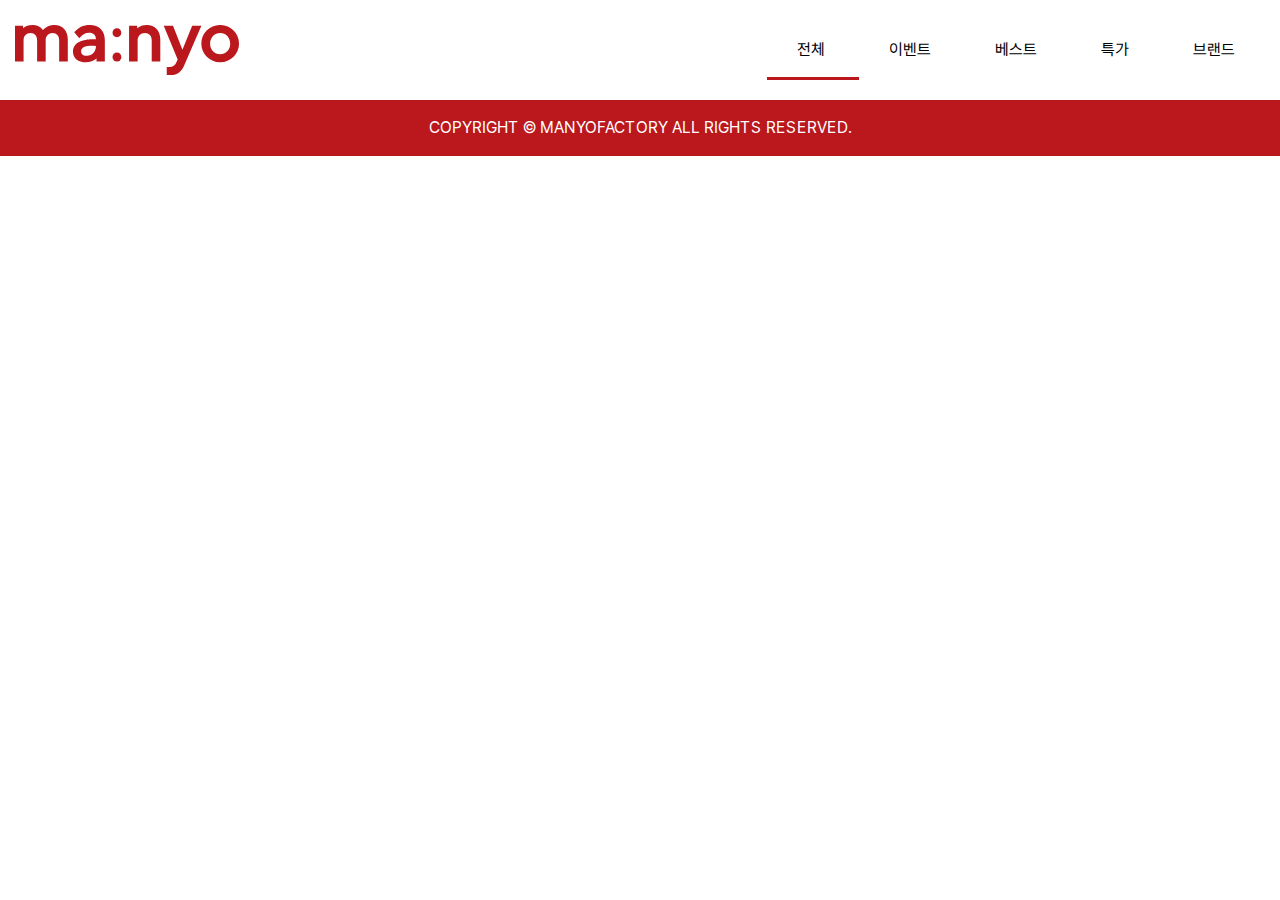
<file: sub/best.html>
<!DOCTYPE html>
<html lang="ko">

<head>
    <meta charset="UTF-8">
    <meta name="viewport" content="width=device-width, initial-scale=1.0">
    <title>마녀공장 베스트</title>
    <link rel="stylesheet" href="css/best.css">
    <script src="../lib/jquery-3.7.0.min.js"></script>
    <script src="js/best.js"></script>
</head>

<body>
    <div id="wrap">
        <!-- header -->
        <header>
            <div class="inner">
                <h1>
                    <a href="#">
                        <img src="../img/마녀공장로고.svg" alt="">
                    </a>
                </h1>

                <nav class="pc">
                    <ul class="gnb">
                        <li class="depth01">
                            <a href="#">전체</a>
                            <ul class="depth02">
                                <li><a href="#">클렌징</a></li>
                                <li><a href="#">스킨,토너,미스트</a></li>
                                <li><a href="#">앰플,에센스</a></li>
                                <li><a href="#">로션,크림,아이크림</a></li>
                                <li><a href="#">선케어</a></li>
                                <li><a href="#">마스크,팩</a></li>
                                <li><a href="#">헤어,바디</a></li>
                                <li><a href="#">립,핸드</a></li>
                            </ul><!-- .depth02 end -->
                        </li><!-- .depth01 end -->

                        <li class="depth01">
                            <a href="#">이벤트</a>
                        </li><!-- .depth01 end -->

                        <li class="depth01">
                            <a href="#">베스트</a>
                            <ul class="depth02">
                                <li><a href="#">피부타입별</a></li>
                                <li><a href="#">카테고리별</a></li>
                                <li><a href="#">라인별</a></li>
                                <li><a href="#">브랜드별</a></li>
                                <li><a href="#">신상품</a></li>
                            </ul><!-- .depth02 end -->
                        </li><!-- .depth01 end -->

                        <li class="depth01">
                            <a href="#">특가</a>
                            <ul class="depth02">
                                <li><a href="#">피부타입별</a></li>
                                <li><a href="#">카테고리별</a></li>
                                <li><a href="#">라인별</a></li>
                                <li><a href="#">브랜드별</a></li>
                                <li><a href="#">신상품</a></li>
                            </ul><!-- .depth02 end -->
                        </li><!-- .depth01 end -->

                        <li class="depth01">
                            <a href="#">브랜드</a>
                            <ul class="depth02">
                                <li><a href="#">브랜드스토리</a></li>
                                <li><a href="#">성분철학</a></li>
                                <li><a href="#">사회공헌</a></li>
                            </ul><!-- .depth02 end -->
                        </li><!-- .depth01 end -->

                    </ul><!-- .gnb end -->
                    <div class="bar">
                        <span>메뉴바</span>
                    </div><!-- .bar end -->
                </nav><!-- .pc end -->

                <div class="mobile menu_open">
                    <img src="../img/menu.png" alt="">
                </div><!-- .menu_open end -->

                <nav class="mobile mobile_gnb">
                    <div class="menu_close">
                        <p>메뉴닫기</p>
                    </div><!-- .menu_close end -->

                    <ul class="gnb">
                        <li class="depth01">
                            <a href="#">전체</a>
                            <ul class="depth02">
                                <li><a href="#">클렌징</a></li>
                                <li><a href="#">스킨,토너,미스트</a></li>
                                <li><a href="#">앰플,에센스</a></li>
                                <li><a href="#">로션,크림,아이크림</a></li>
                                <li><a href="#">선케어</a></li>
                                <li><a href="#">마스크,팩</a></li>
                                <li><a href="#">헤어,바디</a></li>
                                <li><a href="#">립,핸드</a></li>
                            </ul><!-- .depth02 end -->
                        </li><!-- .depth01 end -->

                        <li class="depth01">
                            <a href="#">이벤트</a>
                        </li><!-- .depth01 end -->

                        <li class="depth01">
                            <a href="#">베스트</a>
                            <ul class="depth02">
                                <li><a href="#">피부타입별</a></li>
                                <li><a href="#">카테고리별</a></li>
                                <li><a href="#">라인별</a></li>
                                <li><a href="#">브랜드별</a></li>
                                <li><a href="#">신상품</a></li>
                            </ul><!-- .depth02 end -->
                        </li><!-- .depth01 end -->

                        <li class="depth01">
                            <a href="#">특가</a>
                            <ul class="depth02">
                                <li><a href="#">피부타입별</a></li>
                                <li><a href="#">카테고리별</a></li>
                                <li><a href="#">라인별</a></li>
                                <li><a href="#">브랜드별</a></li>
                                <li><a href="#">신상품</a></li>
                            </ul><!-- .depth02 end -->
                        </li><!-- .depth01 end -->

                        <li class="depth01">
                            <a href="#">브랜드</a>
                            <ul class="depth02">
                                <li><a href="#">브랜드스토리</a></li>
                                <li><a href="#">성분철학</a></li>
                                <li><a href="#">사회공헌</a></li>
                            </ul><!-- .depth02 end -->
                        </li><!-- .depth01 end -->

                    </ul><!-- .gnb end -->
                </nav><!-- .mobile end -->

            </div><!-- .inner end -->
        </header>

        <main>

        </main>

        <!-- footer -->
        <footer>
            <p>COPYRIGHT © MANYOFACTORY ALL RIGHTS RESERVED.</p>
        </footer>

    </div><!-- #wrap -->
</body>

</html>
</file>
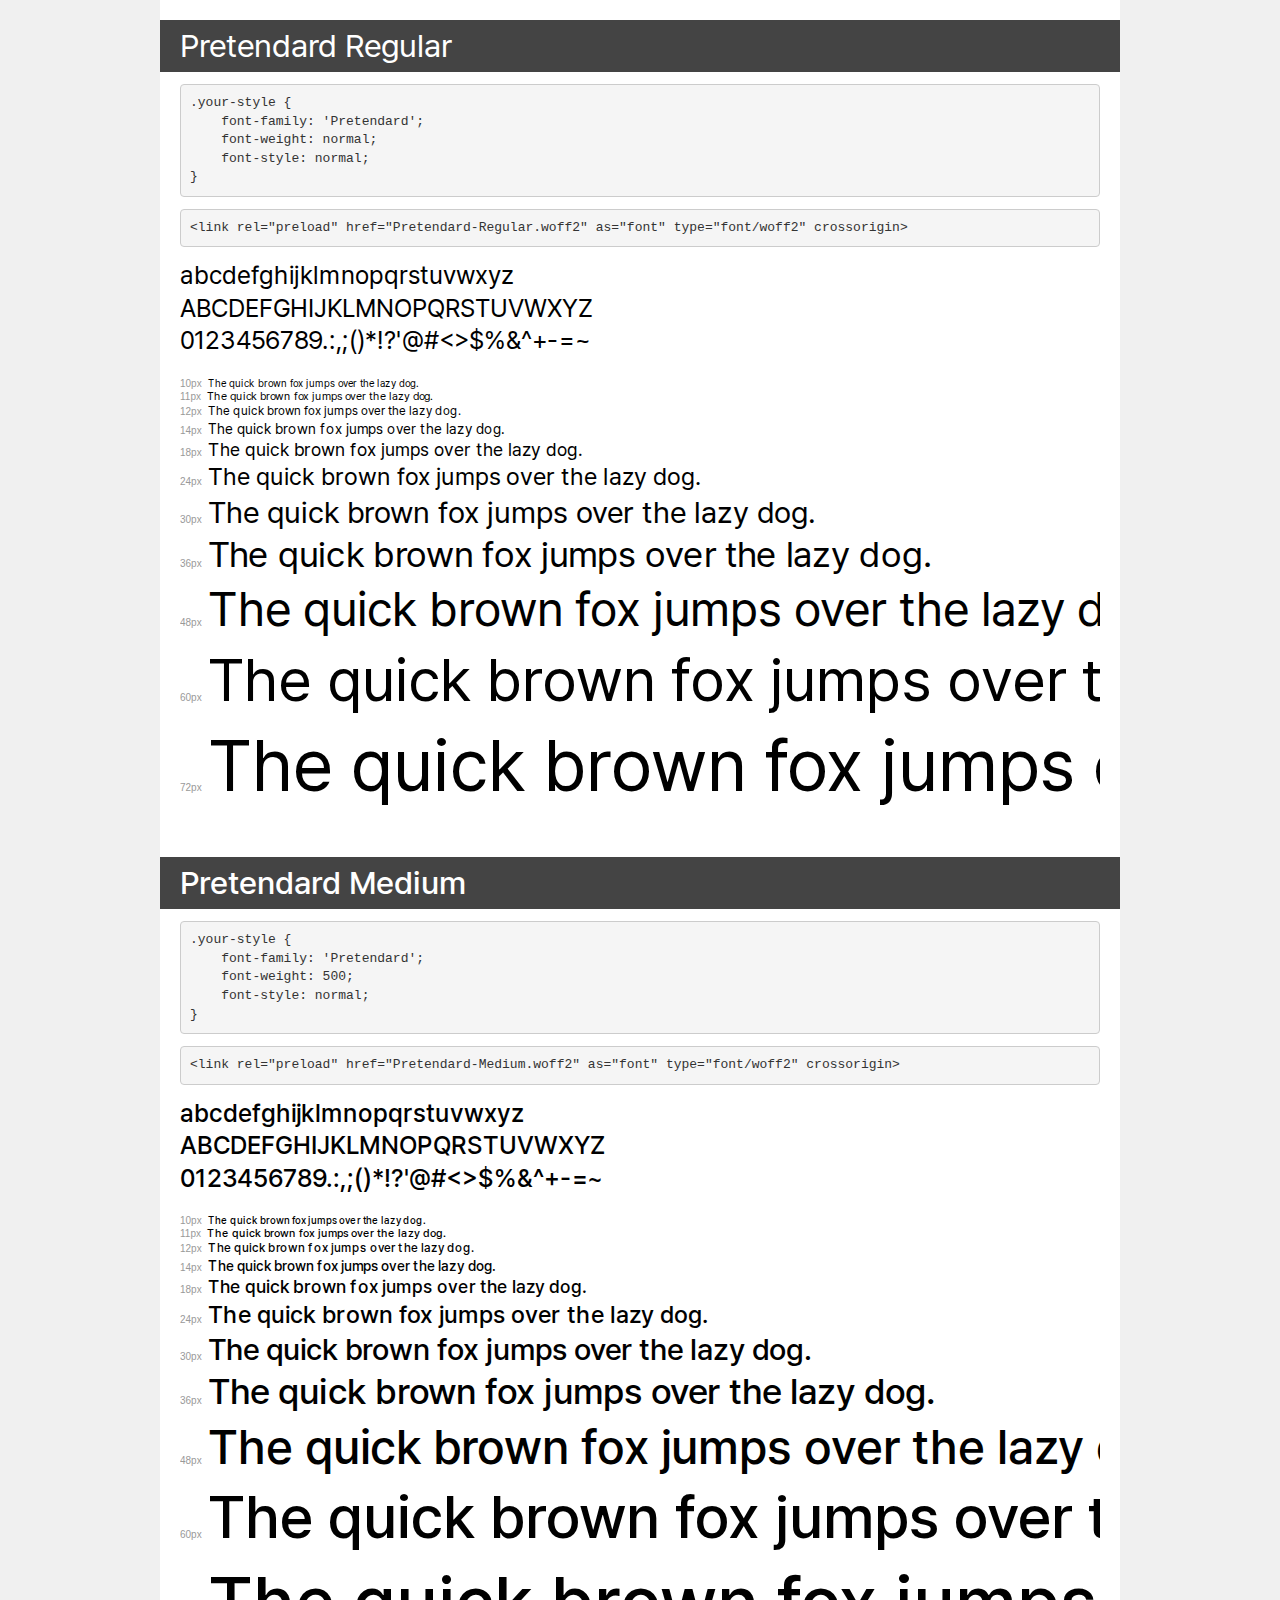
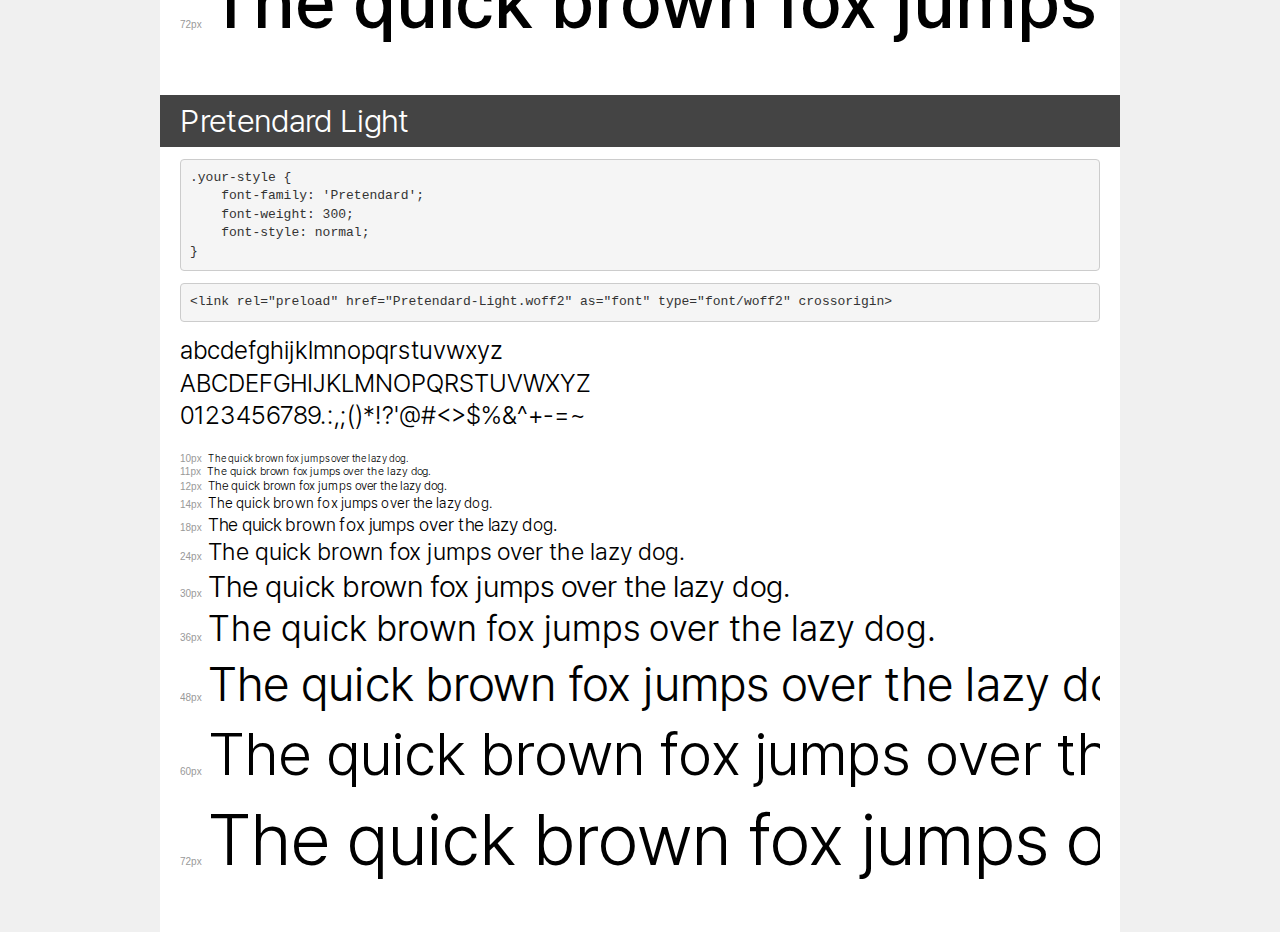
<file: css/font/demo.html>
<!DOCTYPE html>
<html lang="en">
<head>
    <meta charset="utf-8">
    <meta http-equiv="X-UA-Compatible" content="IE=edge">
    <meta name="viewport" content="width=device-width, initial-scale=1">
    <meta name="robots" content="noindex, noarchive">
    <meta name="format-detection" content="telephone=no">
    <title>Transfonter demo</title>
    <link href="stylesheet.css" rel="stylesheet">
    <style>
        /*
        http://meyerweb.com/eric/tools/css/reset/
        v2.0 | 20110126
        License: none (public domain)
        */
        html, body, div, span, applet, object, iframe,
        h1, h2, h3, h4, h5, h6, p, blockquote, pre,
        a, abbr, acronym, address, big, cite, code,
        del, dfn, em, img, ins, kbd, q, s, samp,
        small, strike, strong, sub, sup, tt, var,
        b, u, i, center,
        dl, dt, dd, ol, ul, li,
        fieldset, form, label, legend,
        table, caption, tbody, tfoot, thead, tr, th, td,
        article, aside, canvas, details, embed,
        figure, figcaption, footer, header, hgroup,
        menu, nav, output, ruby, section, summary,
        time, mark, audio, video {
            margin: 0;
            padding: 0;
            border: 0;
            font-size: 100%;
            font: inherit;
            vertical-align: baseline;
        }
        /* HTML5 display-role reset for older browsers */
        article, aside, details, figcaption, figure,
        footer, header, hgroup, menu, nav, section {
            display: block;
        }
        body {
            line-height: 1;
        }
        ol, ul {
            list-style: none;
        }
        blockquote, q {
            quotes: none;
        }
        blockquote:before, blockquote:after,
        q:before, q:after {
            content: '';
            content: none;
        }
        table {
            border-collapse: collapse;
            border-spacing: 0;
        }
        /* demo styles */
        body {
            background: #f0f0f0;
            color: #000;
        }
        .page {
            background: #fff;
            width: 920px;
            margin: 0 auto;
            padding: 20px 20px 0 20px;
            overflow: hidden;
        }
        .font-container {
            overflow-x: auto;
            overflow-y: hidden;
            margin-bottom: 40px;
            line-height: 1.3;
            white-space: nowrap;
            padding-bottom: 5px;
        }
        h1 {
            position: relative;
            background: #444;
            font-size: 32px;
            color: #fff;
            padding: 10px 20px;
            margin: 0 -20px 12px -20px;
        }
        .letters {
            font-size: 25px;
            margin-bottom: 20px;
        }
        .s10:before {
            content: '10px';
        }
        .s11:before {
            content: '11px';
        }
        .s12:before {
            content: '12px';
        }
        .s14:before {
            content: '14px';
        }
        .s18:before {
            content: '18px';
        }
        .s24:before {
            content: '24px';
        }
        .s30:before {
            content: '30px';
        }
        .s36:before {
            content: '36px';
        }
        .s48:before {
            content: '48px';
        }
        .s60:before {
            content: '60px';
        }
        .s72:before {
            content: '72px';
        }
        .s10:before, .s11:before, .s12:before, .s14:before,
        .s18:before, .s24:before, .s30:before, .s36:before,
        .s48:before, .s60:before, .s72:before {
            font-family: Arial, sans-serif;
            font-size: 10px;
            font-weight: normal;
            font-style: normal;
            color: #999;
            padding-right: 6px;
        }
        pre {
            display: block;
            padding: 9px;
            margin: 0 0 12px;
            font-family: Monaco, Menlo, Consolas, "Courier New", monospace;
            font-size: 13px;
            line-height: 1.428571429;
            color: #333;
            font-weight: normal;
            font-style: normal;
            background-color: #f5f5f5;
            border: 1px solid #ccc;
            overflow-x: auto;
            border-radius: 4px;
        }
        /* responsive */
        @media (max-width: 959px) {
            .page {
                width: auto;
                margin: 0;
            }
        }
    </style>
</head>
<body>
<div class="page">
    <div class="demo">
        <h1 style="font-family: 'Pretendard'; font-weight: normal; font-style: normal;">Pretendard Regular</h1>
        <pre title="Usage">.your-style {
    font-family: 'Pretendard';
    font-weight: normal;
    font-style: normal;
}</pre>
        <pre title="Preload (optional)">
&lt;link rel=&quot;preload&quot; href=&quot;Pretendard-Regular.woff2&quot; as=&quot;font&quot; type=&quot;font/woff2&quot; crossorigin&gt;</pre>
        <div class="font-container" style="font-family: 'Pretendard'; font-weight: normal; font-style: normal;">
            <p class="letters">
                abcdefghijklmnopqrstuvwxyz<br>
ABCDEFGHIJKLMNOPQRSTUVWXYZ<br>
                0123456789.:,;()*!?'@#&lt;&gt;$%&^+-=~
            </p>
            <p class="s10" style="font-size: 10px;">The quick brown fox jumps over the lazy dog.</p>
            <p class="s11" style="font-size: 11px;">The quick brown fox jumps over the lazy dog.</p>
            <p class="s12" style="font-size: 12px;">The quick brown fox jumps over the lazy dog.</p>
            <p class="s14" style="font-size: 14px;">The quick brown fox jumps over the lazy dog.</p>
            <p class="s18" style="font-size: 18px;">The quick brown fox jumps over the lazy dog.</p>
            <p class="s24" style="font-size: 24px;">The quick brown fox jumps over the lazy dog.</p>
            <p class="s30" style="font-size: 30px;">The quick brown fox jumps over the lazy dog.</p>
            <p class="s36" style="font-size: 36px;">The quick brown fox jumps over the lazy dog.</p>
            <p class="s48" style="font-size: 48px;">The quick brown fox jumps over the lazy dog.</p>
            <p class="s60" style="font-size: 60px;">The quick brown fox jumps over the lazy dog.</p>
            <p class="s72" style="font-size: 72px;">The quick brown fox jumps over the lazy dog.</p>
        </div>
    </div>

    <div class="demo">
        <h1 style="font-family: 'Pretendard'; font-weight: 500; font-style: normal;">Pretendard Medium</h1>
        <pre title="Usage">.your-style {
    font-family: 'Pretendard';
    font-weight: 500;
    font-style: normal;
}</pre>
        <pre title="Preload (optional)">
&lt;link rel=&quot;preload&quot; href=&quot;Pretendard-Medium.woff2&quot; as=&quot;font&quot; type=&quot;font/woff2&quot; crossorigin&gt;</pre>
        <div class="font-container" style="font-family: 'Pretendard'; font-weight: 500; font-style: normal;">
            <p class="letters">
                abcdefghijklmnopqrstuvwxyz<br>
ABCDEFGHIJKLMNOPQRSTUVWXYZ<br>
                0123456789.:,;()*!?'@#&lt;&gt;$%&^+-=~
            </p>
            <p class="s10" style="font-size: 10px;">The quick brown fox jumps over the lazy dog.</p>
            <p class="s11" style="font-size: 11px;">The quick brown fox jumps over the lazy dog.</p>
            <p class="s12" style="font-size: 12px;">The quick brown fox jumps over the lazy dog.</p>
            <p class="s14" style="font-size: 14px;">The quick brown fox jumps over the lazy dog.</p>
            <p class="s18" style="font-size: 18px;">The quick brown fox jumps over the lazy dog.</p>
            <p class="s24" style="font-size: 24px;">The quick brown fox jumps over the lazy dog.</p>
            <p class="s30" style="font-size: 30px;">The quick brown fox jumps over the lazy dog.</p>
            <p class="s36" style="font-size: 36px;">The quick brown fox jumps over the lazy dog.</p>
            <p class="s48" style="font-size: 48px;">The quick brown fox jumps over the lazy dog.</p>
            <p class="s60" style="font-size: 60px;">The quick brown fox jumps over the lazy dog.</p>
            <p class="s72" style="font-size: 72px;">The quick brown fox jumps over the lazy dog.</p>
        </div>
    </div>

    <div class="demo">
        <h1 style="font-family: 'Pretendard'; font-weight: 300; font-style: normal;">Pretendard Light</h1>
        <pre title="Usage">.your-style {
    font-family: 'Pretendard';
    font-weight: 300;
    font-style: normal;
}</pre>
        <pre title="Preload (optional)">
&lt;link rel=&quot;preload&quot; href=&quot;Pretendard-Light.woff2&quot; as=&quot;font&quot; type=&quot;font/woff2&quot; crossorigin&gt;</pre>
        <div class="font-container" style="font-family: 'Pretendard'; font-weight: 300; font-style: normal;">
            <p class="letters">
                abcdefghijklmnopqrstuvwxyz<br>
ABCDEFGHIJKLMNOPQRSTUVWXYZ<br>
                0123456789.:,;()*!?'@#&lt;&gt;$%&^+-=~
            </p>
            <p class="s10" style="font-size: 10px;">The quick brown fox jumps over the lazy dog.</p>
            <p class="s11" style="font-size: 11px;">The quick brown fox jumps over the lazy dog.</p>
            <p class="s12" style="font-size: 12px;">The quick brown fox jumps over the lazy dog.</p>
            <p class="s14" style="font-size: 14px;">The quick brown fox jumps over the lazy dog.</p>
            <p class="s18" style="font-size: 18px;">The quick brown fox jumps over the lazy dog.</p>
            <p class="s24" style="font-size: 24px;">The quick brown fox jumps over the lazy dog.</p>
            <p class="s30" style="font-size: 30px;">The quick brown fox jumps over the lazy dog.</p>
            <p class="s36" style="font-size: 36px;">The quick brown fox jumps over the lazy dog.</p>
            <p class="s48" style="font-size: 48px;">The quick brown fox jumps over the lazy dog.</p>
            <p class="s60" style="font-size: 60px;">The quick brown fox jumps over the lazy dog.</p>
            <p class="s72" style="font-size: 72px;">The quick brown fox jumps over the lazy dog.</p>
        </div>
    </div>

</div>
</body>
</html>
</file>
<file: css/font/stylesheet.css>
@font-face {
    font-family: 'Pretendard';
    src: url('Pretendard-Regular.eot');
    src: url('Pretendard-Regular.eot?#iefix') format('embedded-opentype'),
        url('Pretendard-Regular.woff2') format('woff2'),
        url('Pretendard-Regular.woff') format('woff');
    font-weight: normal;
    font-style: normal;
    font-display: swap;
}

@font-face {
    font-family: 'Pretendard';
    src: url('Pretendard-Medium.eot');
    src: url('Pretendard-Medium.eot?#iefix') format('embedded-opentype'),
        url('Pretendard-Medium.woff2') format('woff2'),
        url('Pretendard-Medium.woff') format('woff');
    font-weight: 500;
    font-style: normal;
    font-display: swap;
}

@font-face {
    font-family: 'Pretendard';
    src: url('Pretendard-Light.eot');
    src: url('Pretendard-Light.eot?#iefix') format('embedded-opentype'),
        url('Pretendard-Light.woff2') format('woff2'),
        url('Pretendard-Light.woff') format('woff');
    font-weight: 300;
    font-style: normal;
    font-display: swap;
}
</file>
<file: sub/css/best.css>
@charset "utf-8";

@import url(../../css/reset.css);
@import url(../../css/common.css);
</file>
